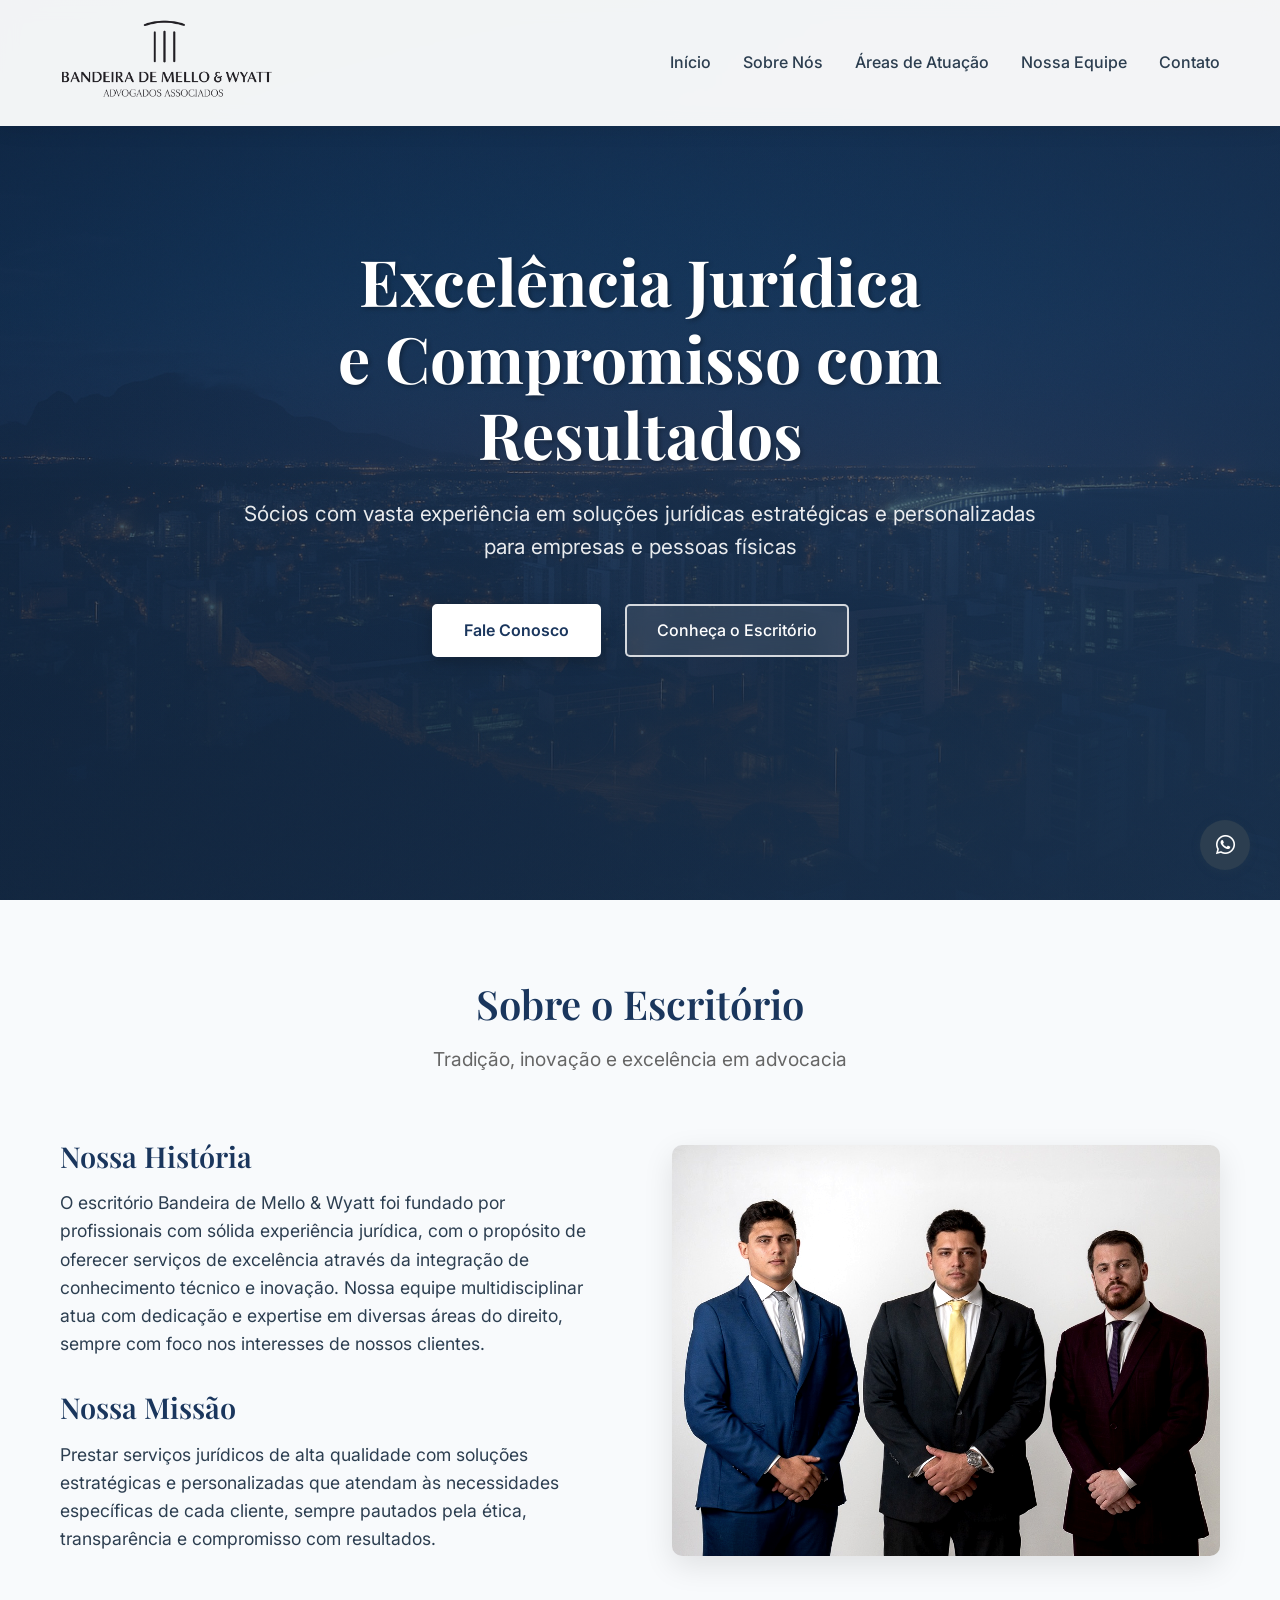
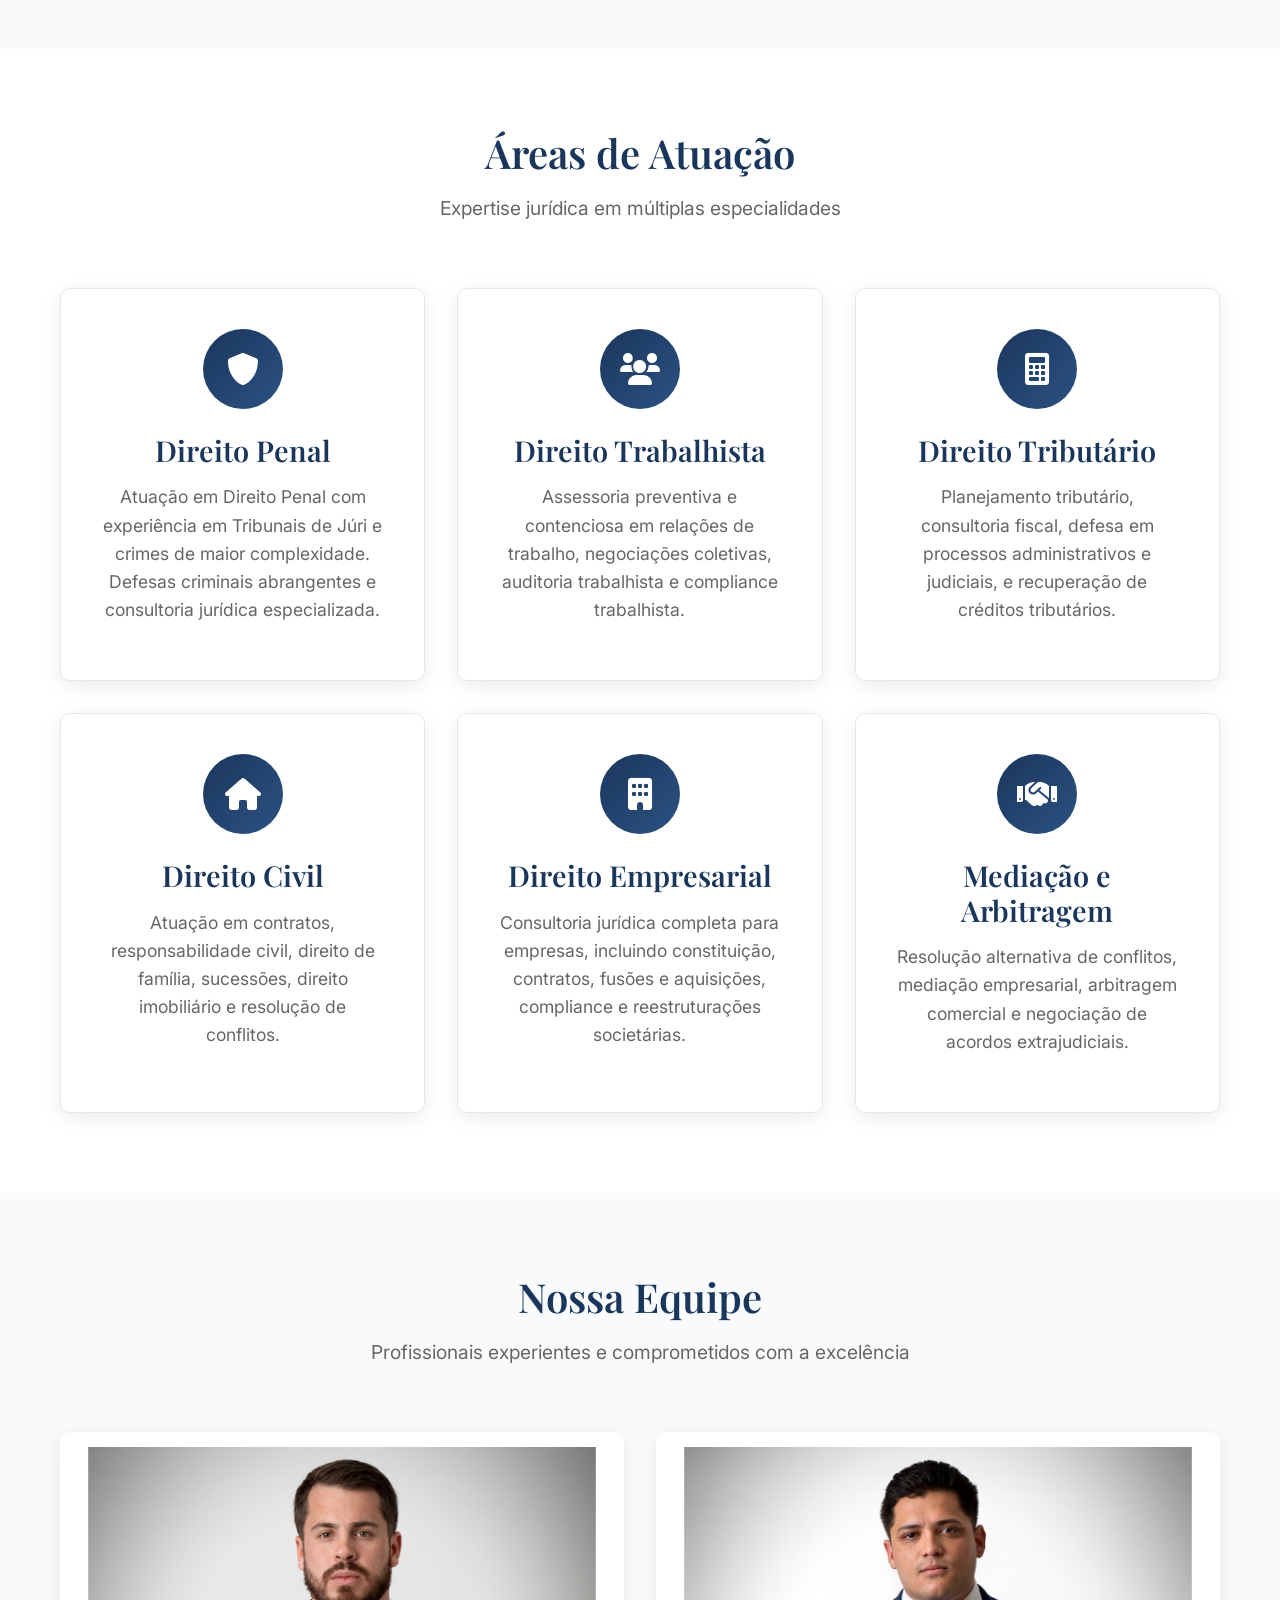
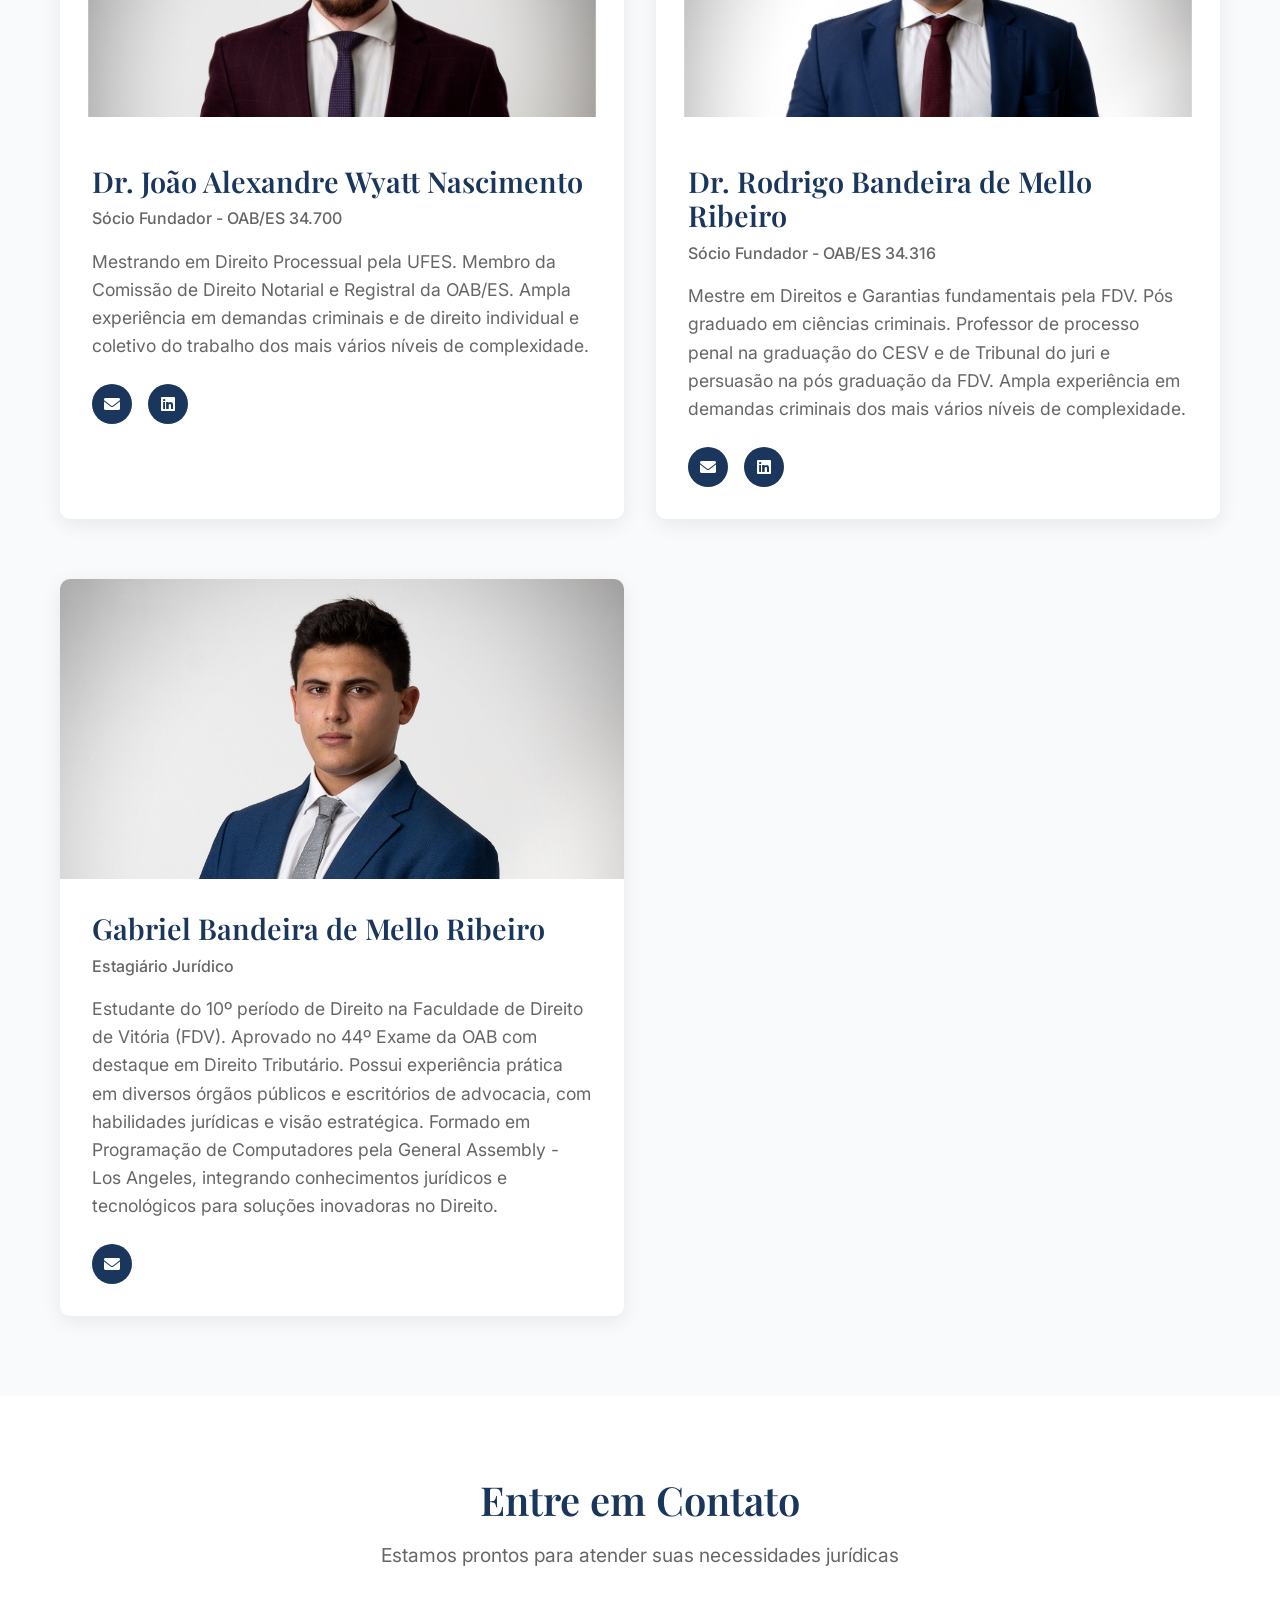
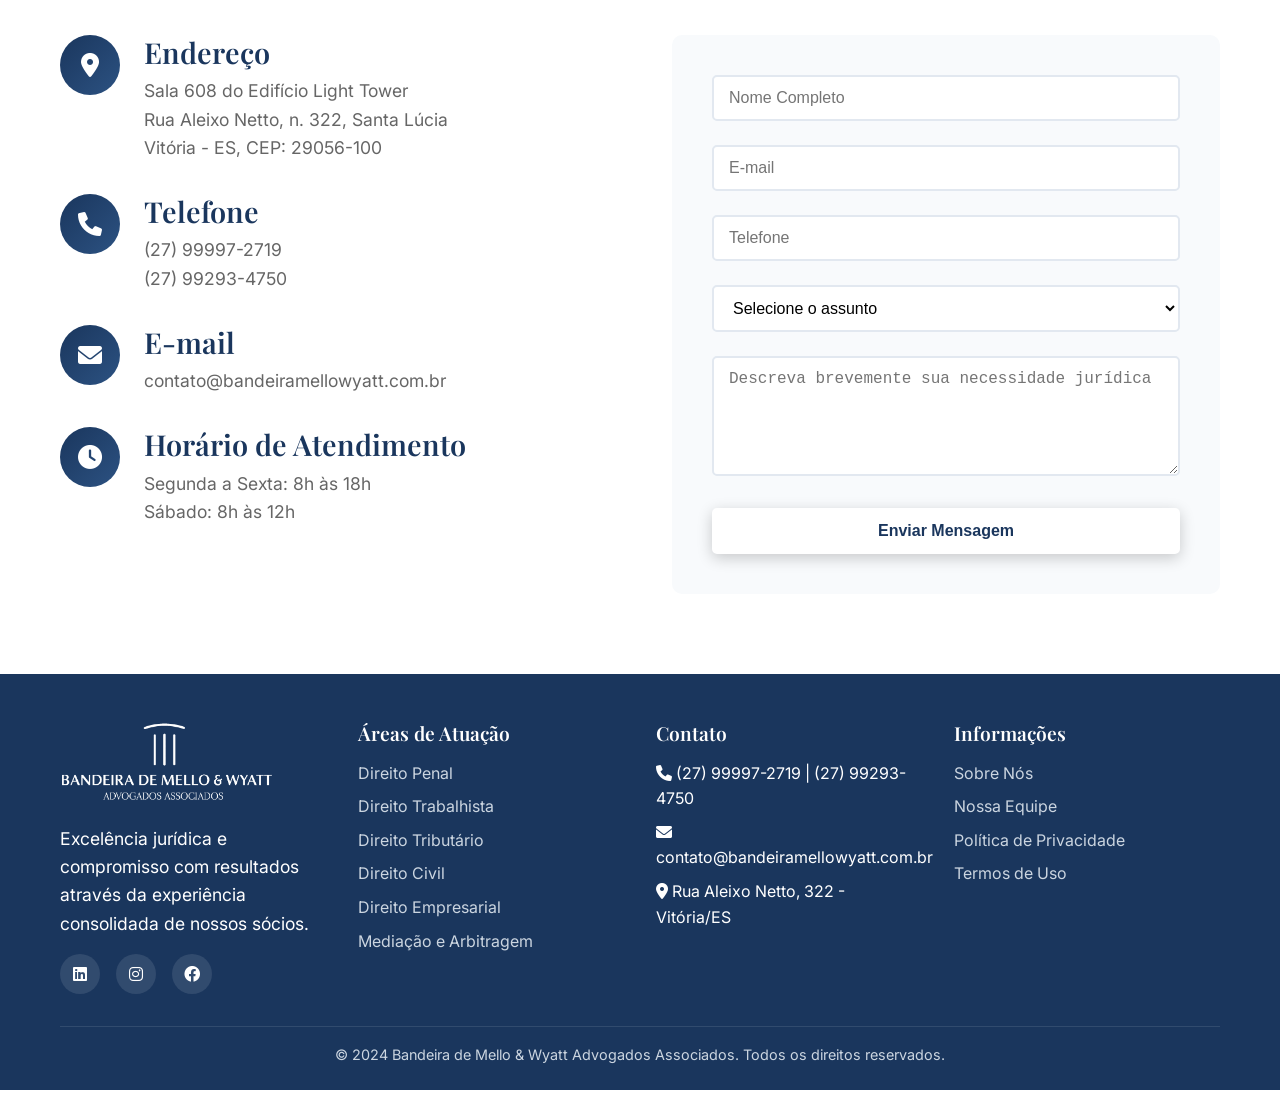
<file: index.html>
<!DOCTYPE html>
<html lang="pt-BR">
<head>
    <meta charset="UTF-8">
    <meta name="viewport" content="width=device-width, initial-scale=1.0">
    <title>Bandeira de Mello & Wyatt - Advogados Associados</title>
    <meta name="description" content="Escritório de advocacia com forte atuação em Direito Penal (Tribunal do Júri e crimes contra a vida), além de Direito Trabalhista, Tributário, Civil e Empresarial. Excelência jurídica e soluções estratégicas.">
    <meta name="keywords" content="direito penal, tribunal do júri, crimes contra a vida, advogados, escritório de advocacia, direito trabalhista, direito tributário, direito civil, direito empresarial, consultoria jurídica">

    <!-- Open Graph / Social Preview -->
    <meta property="og:title" content="Bandeira de Mello & Wyatt - Excelência em Direito Penal e Soluções Estratégicas">
    <meta property="og:description" content="Atuação destacada em Direito Penal, com experiência em Tribunal do Júri, e ampla expertise nas áreas Trabalhista, Tributária, Civil e Empresarial.">
    <meta property="og:image" content="https://bandeiramellowyatt.com.br/images/time.jpeg">
    <meta property="og:image:secure_url" content="https://bandeiramellowyatt.com.br/images/time.jpeg">
    <meta property="og:image:width" content="1200">
    <meta property="og:image:height" content="630">
    <meta property="og:url" content="https://bandeiramellowyatt.com.br/">
    <meta property="og:type" content="website">

    <!-- Twitter Card -->
    <meta name="twitter:card" content="summary_large_image">
    <meta name="twitter:title" content="Bandeira de Mello & Wyatt - Excelência em Direito Penal e Soluções Estratégicas">
    <meta name="twitter:description" content="Foco em Direito Penal (Tribunal do Júri) e soluções jurídicas completas nas áreas Trabalhista, Tributária, Civil e Empresarial.">
    <meta name="twitter:image" content="https://bandeiramellowyatt.com.br/images/time.jpeg">
    
    <!-- Favicon -->
    <link rel="icon" type="image/png" href="images/favicon.png">
    <link rel="apple-touch-icon" href="images/favicon.png">
    
    <!-- CSS -->
    <link rel="stylesheet" href="css/style.css?v=9">
    
    <!-- Google Fonts -->
    <link href="https://fonts.googleapis.com/css2?family=Playfair+Display:wght@400;600;700&family=Inter:wght@300;400;500;600&display=swap" rel="stylesheet">
    
    <!-- Font Awesome -->
    <link rel="stylesheet" href="https://cdnjs.cloudflare.com/ajax/libs/font-awesome/6.0.0/css/all.min.css">
</head>
<body>
    <!-- Header -->
    <header class="header">
        <nav class="navbar">
            <div class="container">
                <div class="nav-brand">
                    <img src="images/Logomarca.png" alt="Bandeira de Mello & Wyatt" class="logo">
                </div>
                <div class="nav-menu" id="nav-menu">
                    <ul class="nav-list">
                        <li class="nav-item">
                            <a href="#home" class="nav-link">Início</a>
                        </li>
                        <li class="nav-item">
                            <a href="#about" class="nav-link">Sobre Nós</a>
                        </li>
                        <li class="nav-item">
                            <a href="#areas" class="nav-link">Áreas de Atuação</a>
                        </li>
                        <li class="nav-item">
                            <a href="#team" class="nav-link">Nossa Equipe</a>
                        </li>
                        <li class="nav-item">
                            <a href="#contact" class="nav-link">Contato</a>
                        </li>
                    </ul>
                </div>
                <div class="nav-toggle" id="nav-toggle">
                    <span class="bar"></span>
                    <span class="bar"></span>
                    <span class="bar"></span>
                </div>
            </div>
        </nav>
    </header>

    <!-- Hero Section -->
    <section id="home" class="hero">
        <div class="hero-overlay"></div>
        <div class="container">
            <div class="hero-content">
                <h1 class="hero-title">Excelência Jurídica<br>e Compromisso com Resultados</h1>
                <p class="hero-subtitle">Sócios com vasta experiência em soluções jurídicas estratégicas e personalizadas para empresas e pessoas físicas</p>
                <div class="hero-buttons">
                    <a href="#contact" class="btn btn-primary">Fale Conosco</a>
                    <a href="#about" class="btn btn-secondary">Conheça o Escritório</a>
                </div>
            </div>
        </div>
    </section>

    <!-- About Section -->
    <section id="about" class="about">
        <div class="container">
            <div class="section-header">
                <h2 class="section-title">Sobre o Escritório</h2>
                <p class="section-subtitle">Tradição, inovação e excelência em advocacia</p>
            </div>
            <div class="about-content">
                <div class="about-text">
                    <h3>Nossa História</h3>
                    <p>O escritório Bandeira de Mello & Wyatt foi fundado por profissionais com sólida experiência jurídica, com o propósito de oferecer serviços de excelência através da integração de conhecimento técnico e inovação. Nossa equipe multidisciplinar atua com dedicação e expertise em diversas áreas do direito, sempre com foco nos interesses de nossos clientes.</p>
                    
                    <h3>Nossa Missão</h3>
                    <p>Prestar serviços jurídicos de alta qualidade com soluções estratégicas e personalizadas que atendam às necessidades específicas de cada cliente, sempre pautados pela ética, transparência e compromisso com resultados.</p>
                </div>
                <div class="about-image">
                    <img src="images/time.jpeg" alt="Equipe Bandeira de Mello & Wyatt" class="about-photo">
                </div>
            </div>
        </div>
    </section>

    <!-- Practice Areas Section -->
    <section id="areas" class="practice-areas">
        <div class="container">
            <div class="section-header">
                <h2 class="section-title">Áreas de Atuação</h2>
                <p class="section-subtitle">Expertise jurídica em múltiplas especialidades</p>
            </div>
            <div class="areas-grid">
                <div class="area-card">
                    <div class="area-icon">
                        <i class="fas fa-shield-alt"></i>
                    </div>
                    <h3>Direito Penal</h3>
                    <p>Atuação em Direito Penal com experiência em Tribunais de Júri e crimes de maior complexidade. Defesas criminais abrangentes e consultoria jurídica especializada.</p>
                </div>
                <div class="area-card">
                    <div class="area-icon">
                        <i class="fas fa-users"></i>
                    </div>
                    <h3>Direito Trabalhista</h3>
                    <p>Assessoria preventiva e contenciosa em relações de trabalho, negociações coletivas, auditoria trabalhista e compliance trabalhista.</p>
                </div>
                <div class="area-card">
                    <div class="area-icon">
                        <i class="fas fa-calculator"></i>
                    </div>
                    <h3>Direito Tributário</h3>
                    <p>Planejamento tributário, consultoria fiscal, defesa em processos administrativos e judiciais, e recuperação de créditos tributários.</p>
                </div>
                <div class="area-card">
                    <div class="area-icon">
                        <i class="fas fa-home"></i>
                    </div>
                    <h3>Direito Civil</h3>
                    <p>Atuação em contratos, responsabilidade civil, direito de família, sucessões, direito imobiliário e resolução de conflitos.</p>
                </div>
                <div class="area-card">
                    <div class="area-icon">
                        <i class="fas fa-building"></i>
                    </div>
                    <h3>Direito Empresarial</h3>
                    <p>Consultoria jurídica completa para empresas, incluindo constituição, contratos, fusões e aquisições, compliance e reestruturações societárias.</p>
                </div>
                <div class="area-card">
                    <div class="area-icon">
                        <i class="fas fa-handshake"></i>
                    </div>
                    <h3>Mediação e Arbitragem</h3>
                    <p>Resolução alternativa de conflitos, mediação empresarial, arbitragem comercial e negociação de acordos extrajudiciais.</p>
                </div>
            </div>
        </div>
    </section>

    <!-- Team Section -->
    <section id="team" class="team">
        <div class="container">
            <div class="section-header">
                <h2 class="section-title">Nossa Equipe</h2>
                <p class="section-subtitle">Profissionais experientes e comprometidos com a excelência</p>
            </div>
            <div class="team-grid">
                <div class="team-member">
                    <div class="member-photo">
                        <img src="images/Joao.jpeg" alt="Dr. João Alexandre Wyatt Nascimento" style="object-position: center 15%; transform: scale(0.9);">
                    </div>
                    <div class="member-info">
                        <h3>Dr. João Alexandre Wyatt Nascimento</h3>
                        <p class="member-title">Sócio Fundador - OAB/ES 34.700</p>
                        <p class="member-description">Mestrando em Direito Processual pela UFES. Membro da Comissão de Direito Notarial e Registral da OAB/ES. Ampla experiência em demandas criminais e de direito individual e coletivo do trabalho dos mais vários níveis de complexidade.</p>
                        <div class="member-contact">
                            <a href="mailto:joao@bandeiramellowyatt.com.br"><i class="fas fa-envelope"></i></a>
                            <a href="https://linkedin.com/in/joaowyatt" target="_blank"><i class="fab fa-linkedin"></i></a>
                        </div>
                    </div>
                </div>
                <div class="team-member">
                    <div class="member-photo">
                        <img src="images/rodrigo.JPG" alt="Dr. Rodrigo Bandeira de Mello Ribeiro" style="object-position: center 15%; transform: scale(0.9);">
                    </div>
                    <div class="member-info">
                        <h3>Dr. Rodrigo Bandeira de Mello Ribeiro</h3>
                        <p class="member-title">Sócio Fundador - OAB/ES 34.316</p>
                        <p class="member-description">Mestre em Direitos e Garantias fundamentais pela FDV. Pós graduado em ciências criminais. Professor de processo penal na graduação do CESV e de Tribunal do juri e persuasão na pós graduação da FDV. Ampla experiência em demandas criminais dos mais vários níveis de complexidade.</p>
                        <div class="member-contact">
                            <a href="mailto:rodrigo@bandeiramellowyatt.com.br"><i class="fas fa-envelope"></i></a>
                            <a href="https://linkedin.com/in/rodrigobandeira" target="_blank"><i class="fab fa-linkedin"></i></a>
                        </div>
                    </div>
                </div>
            </div>
            
            <!-- Equipe de Estagiários -->
            <div style="margin-top: 60px;"></div>
            <div class="team-grid">
                <!-- Estagiário 1 -->
                <div class="team-member">
                    <div class="member-photo">
                        <img src="images/gabriel.JPG" alt="Gabriel Bandeira de Mello Ribeiro" style="object-position: center 15%; transform: scale(1.15);">
                    </div>
                    <div class="member-info">
                        <h3>Gabriel Bandeira de Mello Ribeiro</h3>
                        <p class="member-title">Estagiário Jurídico</p>
                        <p class="member-description">Estudante do 10º período de Direito na Faculdade de Direito de Vitória (FDV). Aprovado no 44º Exame da OAB com destaque em Direito Tributário. Possui experiência prática em diversos órgãos públicos e escritórios de advocacia, com habilidades jurídicas e visão estratégica. Formado em Programação de Computadores pela General Assembly - Los Angeles, integrando conhecimentos jurídicos e tecnológicos para soluções inovadoras no Direito.</p>
                        <div class="member-contact">
                            <a href="mailto:estagio@bandeiramellowyatt.com.br"><i class="fas fa-envelope"></i></a>
                        </div>
                    </div>
                </div>
                <!-- Espaço vazio para manter layout do grid -->
                <div class="team-member" style="visibility: hidden;"></div>
            </div>
        </div>
    </section>

    <!-- Contact Section -->
    <section id="contact" class="contact">
        <div class="container">
            <div class="section-header">
                <h2 class="section-title">Entre em Contato</h2>
                <p class="section-subtitle">Estamos prontos para atender suas necessidades jurídicas</p>
            </div>
            <div class="contact-content">
                <div class="contact-info">
                    <div class="contact-item">
                        <div class="contact-icon">
                            <i class="fas fa-map-marker-alt"></i>
                        </div>
                        <div class="contact-details">
                            <h3>Endereço</h3>
                            <p>Sala 608 do Edifício Light Tower<br>Rua Aleixo Netto, n. 322, Santa Lúcia<br>Vitória - ES, CEP: 29056-100</p>
                        </div>
                    </div>
                    <div class="contact-item">
                        <div class="contact-icon">
                            <i class="fas fa-phone"></i>
                        </div>
                        <div class="contact-details">
                            <h3>Telefone</h3>
                            <p>(27) 99997-2719<br>(27) 99293-4750</p>
                        </div>
                    </div>
                    <div class="contact-item">
                        <div class="contact-icon">
                            <i class="fas fa-envelope"></i>
                        </div>
                        <div class="contact-details">
                            <h3>E-mail</h3>
                            <p>contato@bandeiramellowyatt.com.br</p>
                        </div>
                    </div>
                    <div class="contact-item">
                        <div class="contact-icon">
                            <i class="fas fa-clock"></i>
                        </div>
                        <div class="contact-details">
                            <h3>Horário de Atendimento</h3>
                            <p>Segunda a Sexta: 8h às 18h<br>Sábado: 8h às 12h</p>
                        </div>
                    </div>
                </div>
                <div class="contact-form">
                    <form id="contactForm">
                        <div class="form-group">
                            <input type="text" id="name" name="name" placeholder="Nome Completo" required>
                        </div>
                        <div class="form-group">
                            <input type="email" id="email" name="email" placeholder="E-mail" required>
                        </div>
                        <div class="form-group">
                            <input type="tel" id="phone" name="phone" placeholder="Telefone">
                        </div>
                        <div class="form-group">
                            <select id="subject" name="subject" required>
                                <option value="">Selecione o assunto</option>
                                <option value="empresarial">Direito Empresarial</option>
                                <option value="trabalhista">Direito Trabalhista</option>
                                <option value="civil">Direito Civil</option>
                                <option value="tributario">Direito Tributário</option>
                                <option value="penal">Direito Penal</option>
                                <option value="mediacao">Mediação e Arbitragem</option>
                                <option value="outros">Outros</option>
                            </select>
                        </div>
                        <div class="form-group">
                            <textarea id="message" name="message" placeholder="Descreva brevemente sua necessidade jurídica" rows="5" required></textarea>
                        </div>
                        <button type="submit" class="btn btn-primary btn-full">Enviar Mensagem</button>
                    </form>
                </div>
            </div>
        </div>
    </section>

    <!-- Footer -->
    <footer class="footer">
        <div class="container">
            <div class="footer-content">
                <div class="footer-section">
                    <img src="images/Logomarca.png" alt="Bandeira de Mello & Wyatt" class="footer-logo">
                    <p>Excelência jurídica e compromisso com resultados através da experiência consolidada de nossos sócios.</p>
                    <div class="social-links">
                        <a href="#" target="_blank"><i class="fab fa-linkedin"></i></a>
                        <a href="#" target="_blank"><i class="fab fa-instagram"></i></a>
                        <a href="#" target="_blank"><i class="fab fa-facebook"></i></a>
                    </div>
                </div>
                <div class="footer-section">
                    <h3>Áreas de Atuação</h3>
                    <ul>
                        <li><a href="#areas">Direito Penal</a></li>
                        <li><a href="#areas">Direito Trabalhista</a></li>
                        <li><a href="#areas">Direito Tributário</a></li>
                        <li><a href="#areas">Direito Civil</a></li>
                        <li><a href="#areas">Direito Empresarial</a></li>
                        <li><a href="#areas">Mediação e Arbitragem</a></li>
                    </ul>
                </div>
                <div class="footer-section">
                    <h3>Contato</h3>
                    <ul>
                        <li><i class="fas fa-phone"></i> (27) 99997-2719 | (27) 99293-4750</li>
                        <li><i class="fas fa-envelope"></i> contato@bandeiramellowyatt.com.br</li>
                        <li><i class="fas fa-map-marker-alt"></i> Rua Aleixo Netto, 322 - Vitória/ES</li>
                    </ul>
                </div>
                <div class="footer-section">
                    <h3>Informações</h3>
                    <ul>
                        <li><a href="#about">Sobre Nós</a></li>
                        <li><a href="#team">Nossa Equipe</a></li>
                        <li><a href="/privacy">Política de Privacidade</a></li>
                        <li><a href="/terms">Termos de Uso</a></li>
                    </ul>
                </div>
            </div>
            <div class="footer-bottom">
                <p>&copy; 2024 Bandeira de Mello & Wyatt Advogados Associados. Todos os direitos reservados.</p>
            </div>
        </div>
    </footer>

    <!-- WhatsApp Floating Button -->
    <a href="https://wa.me/5527999972719?text=Olá!%20Gostaria%20de%20solicitar%20uma%20consultoria%20jurídica." 
       class="whatsapp-float" 
       target="_blank" 
       rel="noopener noreferrer"
       title="Fale conosco no WhatsApp">
        <i class="fab fa-whatsapp"></i>
    </a>

    <!-- JavaScript -->
    <script src="js/script.js"></script>
</body>
</html>
</file>
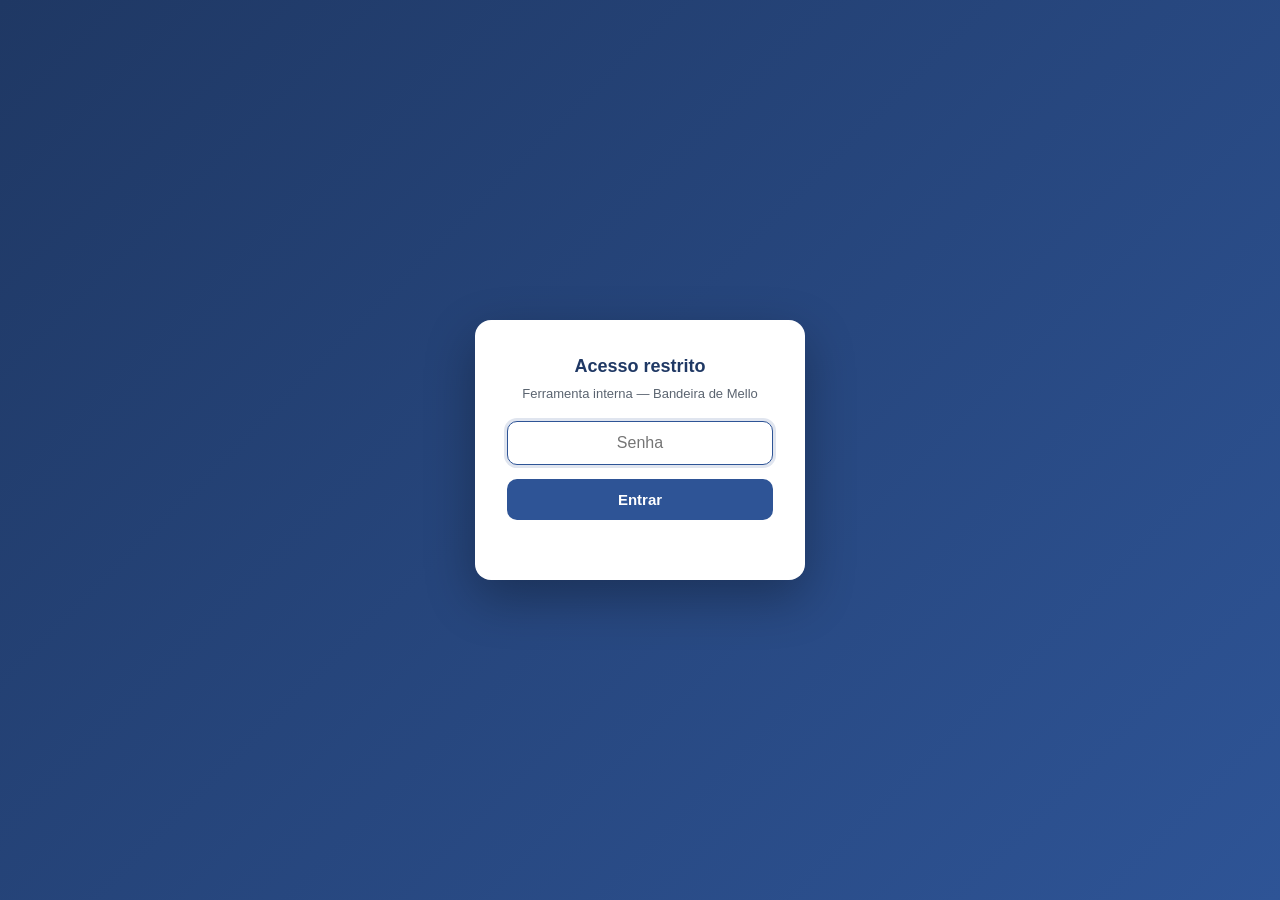
<file: interno/simulador/index.html>
<!DOCTYPE html>
<html lang="pt-BR">
<head>
<meta name="robots" content="noindex,nofollow">
<meta charset="UTF-8">
<meta name="viewport" content="width=device-width, initial-scale=1.0">
<title>Simulação de Cálculo Fiscal — Bandeira de Mello</title>
<style>
  :root{
    --navy:#1f3864; --blue:#2e5496; --light:#d5e1f0; --grey:#5b6470;
    --green:#2e6b3e; --greenbg:#e7f3ea; --amber:#8a6d1a; --line:#e3e7ee; --bg:#f4f6fa;
    --orange:#d98324;
  }
  *{box-sizing:border-box;margin:0;padding:0}
  body{font-family:-apple-system,BlinkMacSystemFont,"Segoe UI",Roboto,Arial,sans-serif;
    background:var(--bg);color:#222;line-height:1.4;padding:22px}
  .wrap{max-width:1080px;margin:0 auto}
  header{background:linear-gradient(135deg,var(--navy),var(--blue));color:#fff;
    border-radius:16px 16px 0 0;padding:24px 30px}
  header h1{font-size:22px;font-weight:700}
  header p{font-size:13.5px;opacity:.85;margin-top:4px}
  .badge{display:inline-block;background:rgba(255,255,255,.18);border:1px solid rgba(255,255,255,.35);
    border-radius:999px;padding:4px 12px;font-size:12px;margin-top:11px}
  .grid{display:grid;grid-template-columns:340px 1fr;gap:0;background:#fff;
    border-radius:0 0 16px 16px;box-shadow:0 10px 34px rgba(20,40,80,.10);overflow:hidden}
  .panel{padding:24px 26px;border-right:1px solid var(--line);background:#fbfcfe}
  .panel h2,.result h2{font-size:12.5px;text-transform:uppercase;letter-spacing:1px;color:var(--blue);margin-bottom:15px}
  .field{margin-bottom:18px}
  .field label{display:block;font-size:13px;font-weight:600;color:#333;margin-bottom:7px}
  .field .hint{font-size:11px;color:var(--grey);font-weight:400;margin-top:4px}
  input[type=text]{width:100%;font-size:19px;font-weight:700;color:var(--navy);
    border:1.5px solid #ccd4e0;border-radius:10px;padding:10px 12px;outline:none}
  input[type=text]:focus{border-color:var(--blue);box-shadow:0 0 0 3px rgba(46,84,150,.13)}
  .rangeval{font-weight:700;color:var(--navy);float:right;font-size:14px}
  input[type=range]{width:100%;accent-color:var(--blue);margin-top:4px}
  .princ{font-size:12px;color:var(--green);font-weight:700;margin-top:8px;background:var(--greenbg);
    border-radius:8px;padding:7px 10px;text-align:center}
  .btn{width:100%;margin-top:6px;padding:11px;border:0;border-radius:10px;background:var(--orange);
    color:#fff;font-size:15px;font-weight:700;cursor:pointer}
  .result{padding:24px 26px;background:#fff}
  .orig{background:#eef3fb;border:1px solid var(--light);border-radius:11px;padding:13px 16px;margin-bottom:8px;
    display:flex;justify-content:space-between;align-items:center;flex-wrap:wrap;gap:6px}
  .orig .lbl{font-size:13px;color:var(--grey);font-weight:600}
  .orig .val{font-size:21px;font-weight:800;color:var(--navy)}
  .tag100{display:inline-block;background:var(--greenbg);color:var(--green);border:1px solid #bfe0c8;
    border-radius:999px;padding:4px 11px;font-size:12px;font-weight:700;margin-bottom:16px}
  .hero{background:linear-gradient(135deg,var(--greenbg),#fff);border:1px solid #bfe0c8;border-radius:13px;
    padding:14px 18px;margin-bottom:18px}
  .hero .k{font-size:12px;color:var(--grey);font-weight:700;text-transform:uppercase;letter-spacing:.5px}
  .hero .v{font-size:30px;font-weight:800;color:var(--green);margin-top:3px}
  .hero .s{font-size:12.5px;color:var(--grey);margin-top:2px}
  .sec{font-size:13px;font-weight:700;color:var(--navy);margin:16px 0 7px}
  table{width:100%;border-collapse:collapse;font-size:13px}
  th,td{text-align:left;padding:8px 12px;border:1px solid var(--line)}
  thead th{background:var(--navy);color:#fff;font-size:11.5px;text-transform:uppercase;letter-spacing:.4px;font-weight:700}
  tbody tr:nth-child(even){background:#f7f9fc}
  td.num,th.num{text-align:right;font-variant-numeric:tabular-nums}
  tr.total td{font-weight:800;color:var(--navy);background:#eef3fb}
  .cards2{display:grid;grid-template-columns:1fr 1fr;gap:14px;margin-top:8px}
  .pcard{border-radius:12px;padding:15px 16px;border:2px solid}
  .pcard.entrada{border-color:var(--orange);background:#fdf6ee}
  .pcard.saldo{border-color:var(--green);background:var(--greenbg)}
  .pcard .h{font-weight:800;font-size:13px;padding:7px 10px;border-radius:7px;color:#fff;margin-bottom:10px;display:inline-block}
  .pcard.entrada .h{background:var(--orange)}
  .pcard.saldo .h{background:var(--green)}
  .pcard .n{font-size:13px;color:var(--grey);font-weight:600}
  .pcard .big{font-size:23px;font-weight:800;margin-top:2px}
  .pcard.entrada .big{color:var(--orange)}
  .pcard.saldo .big{color:var(--green)}
  .disc{padding:15px 26px 22px;font-size:11px;color:var(--grey);background:#fff;border-radius:0 0 16px 16px}
  .disc b{color:#444}
  @media(max-width:840px){.grid{grid-template-columns:1fr}.panel{border-right:none;border-bottom:1px solid var(--line)}.cards2{grid-template-columns:1fr}}
</style>

<style id="gateStyle">
  .wrap{display:none}
  #gate{position:fixed;inset:0;z-index:9999;background:linear-gradient(135deg,#1f3864,#2e5496);
    display:flex;align-items:center;justify-content:center;font-family:-apple-system,Segoe UI,Roboto,Arial,sans-serif}
  #gate .box{background:#fff;border-radius:16px;padding:34px 32px;width:330px;text-align:center;box-shadow:0 18px 50px rgba(0,0,0,.3)}
  #gate h3{color:#1f3864;font-size:18px;margin:0 0 6px}
  #gate p{color:#5b6470;font-size:13px;margin:0 0 18px}
  #gate input{width:100%;padding:12px 14px;font-size:16px;border:1.5px solid #ccd4e0;border-radius:10px;outline:none;text-align:center}
  #gate input:focus{border-color:#2e5496;box-shadow:0 0 0 3px rgba(46,84,150,.15)}
  #gate button{margin-top:14px;width:100%;padding:12px;border:0;border-radius:10px;background:#2e5496;color:#fff;font-size:15px;font-weight:700;cursor:pointer}
  #gate .err{color:#b0392f;font-size:12.5px;margin-top:10px;min-height:16px}
</style>
</head>
<body>

<div id="gate">
  <div class="box">
    <h3>Acesso restrito</h3>
    <p>Ferramenta interna — Bandeira de Mello</p>
    <input type="password" id="gatePass" placeholder="Senha" autofocus>
    <button onclick="tryGate()">Entrar</button>
    <div class="err" id="gateErr"></div>
  </div>
</div>
<script>
  // >>> TROQUE A SENHA AQUI <<<
  const ACCESS_PASS = "bandeira2026";
  function unlock(){var g=document.getElementById('gate'); if(g) g.remove();
    document.querySelector('.wrap').style.display='block'; if(window.calc) calc();}
  function tryGate(){
    if(document.getElementById('gatePass').value===ACCESS_PASS){ sessionStorage.setItem('simOK','1'); unlock(); }
    else { document.getElementById('gateErr').textContent='Senha incorreta.'; }
  }
  document.addEventListener('keydown',function(e){if(e.key==='Enter'&&document.getElementById('gate'))tryGate();});
  if(sessionStorage.getItem('simOK')==='1'){window.addEventListener('DOMContentLoaded',unlock);}
</script>

<div class="wrap">
  <header>
    <h1>Simulação de Cálculo Fiscal</h1>
    <p>Recuperação de passivo fiscal · Bandeira de Mello · Regulariza Fiscal</p>
    <span class="badge">Base: Edital PGDAU nº 6/2026 — adesão até 30/09/2026</span>
  </header>
  <div class="grid">
    <!-- INPUTS -->
    <div class="panel">
      <h2>Dados da simulação</h2>
      <div class="field">
        <label>Valor do débito</label>
        <input type="text" id="divida" value="R$ 100.000" inputmode="numeric">
        <div class="hint">Some o passivo que vai negociar (federal inscrito).</div>
      </div>
      <div class="field">
        <label>Multas <span class="rangeval" id="multaVal">21%</span></label>
        <input type="range" id="multa" min="0" max="60" value="21">
        <div class="hint">Parte do débito que é multa (passível de desconto).</div>
      </div>
      <div class="field">
        <label>Juros <span class="rangeval" id="jurosVal">19%</span></label>
        <input type="range" id="juros" min="0" max="60" value="19">
        <div class="hint">Parte do débito que é juros/encargos (passível de desconto).</div>
      </div>
      <div class="princ" id="princLine">Principal: 60% do débito</div>
      <div class="field" style="margin-top:18px">
        <label>Desconto sobre juros e multas <span class="rangeval" id="descVal">100%</span></label>
        <input type="range" id="desc" min="50" max="100" value="100">
        <div class="hint">A lei permite até 100% de desconto em juros, multas e encargos.</div>
      </div>
      <div class="field">
        <label>Parcelas do saldo <span class="rangeval" id="parcVal">114</span></label>
        <input type="range" id="parc" min="24" max="133" value="114">
        <div class="hint">Entrada de 6% em até 12x; saldo em até 114x (ou 133x em condições estendidas).</div>
      </div>
      <button class="btn" onclick="calc()">Calcular</button>
    </div>
    <!-- RESULTS -->
    <div class="result">
      <h2>Resultados da simulação</h2>
      <div class="orig"><span class="lbl">Valor do Débito Original</span><span class="val" id="orig">—</span></div>
      <div class="tag100">Até 100% de desconto em juros, multas e encargos</div>

      <div class="hero">
        <div class="k">Economia estimada</div>
        <div class="v" id="economia">—</div>
        <div class="s" id="economiaPct">—</div>
      </div>

      <div class="sec">Composição do Débito</div>
      <table><thead><tr><th>Componente</th><th class="num">Percentual</th><th class="num">Valor</th></tr></thead>
        <tbody>
          <tr><td>Principal</td><td class="num" id="cPrincPct">—</td><td class="num" id="cPrinc">—</td></tr>
          <tr><td>Multa</td><td class="num" id="cMultaPct">—</td><td class="num" id="cMulta">—</td></tr>
          <tr><td>Juros</td><td class="num" id="cJurosPct">—</td><td class="num" id="cJuros">—</td></tr>
          <tr class="total"><td>Total</td><td class="num">100%</td><td class="num" id="cTotal">—</td></tr>
        </tbody></table>

      <div class="sec">Descontos Previstos</div>
      <table><thead><tr><th>Componente</th><th class="num">Desconto</th></tr></thead>
        <tbody>
          <tr><td>Principal</td><td class="num">R$ 0,00</td></tr>
          <tr><td>Multa</td><td class="num" id="dMulta">—</td></tr>
          <tr><td>Juros</td><td class="num" id="dJuros">—</td></tr>
          <tr class="total"><td>Total de Descontos</td><td class="num" id="dTotal">—</td></tr>
        </tbody></table>

      <div class="sec">Valor Final Após Reduções</div>
      <table><thead><tr><th>Componente</th><th class="num">Valor Final</th></tr></thead>
        <tbody>
          <tr><td>Principal</td><td class="num" id="fPrinc">—</td></tr>
          <tr><td>Multa</td><td class="num" id="fMulta">—</td></tr>
          <tr><td>Juros</td><td class="num" id="fJuros">—</td></tr>
          <tr class="total"><td>Total Final</td><td class="num" id="fTotal">—</td></tr>
        </tbody></table>

      <div class="sec">Entrada Inicial (6%)</div>
      <table><thead><tr><th>Componente</th><th class="num">Valor da Entrada</th></tr></thead>
        <tbody><tr class="total"><td>Total da Entrada</td><td class="num" id="entrada">—</td></tr></tbody></table>

      <div class="sec">Opções de Parcelamento</div>
      <div class="cards2">
        <div class="pcard entrada"><span class="h">Entrada Parcelada</span>
          <div class="n" id="nEntrada">12 parcelas de:</div><div class="big" id="vEntrada">—</div></div>
        <div class="pcard saldo"><span class="h">Saldo Parcelado</span>
          <div class="n" id="nSaldo">114 parcelas de:</div><div class="big" id="vSaldo">—</div></div>
      </div>
    </div>
  </div>
  <div class="disc">
    <b>Estimativa comercial, não operacional.</b> Projeção baseada nas regras do Edital PGDAU nº 6/2026 e nas premissas informadas. O desconto e as condições reais dependem da análise da situação fiscal da empresa, feita no portal Regularize com o acesso do contribuinte, após a contratação. Não constitui garantia de resultado. · Bandeira de Mello — uso interno em reuniões comerciais.
  </div>
</div>

<script>
const fmt = v => new Intl.NumberFormat('pt-BR',{style:'currency',currency:'BRL',minimumFractionDigits:2,maximumFractionDigits:2}).format(v);
const fmt0 = v => new Intl.NumberFormat('pt-BR',{style:'currency',currency:'BRL',maximumFractionDigits:0}).format(v);
const parseBR = s => Number(String(s).replace(/[^\d]/g,''))||0;
const el = id => document.getElementById(id);

function calc(){
  const D = parseBR(el('divida').value);
  let multaPct = +el('multa').value, jurosPct = +el('juros').value;
  if(multaPct + jurosPct > 100){ jurosPct = Math.max(0,100-multaPct); el('juros').value=jurosPct; }
  const princPct = Math.max(0, 100 - multaPct - jurosPct);
  const descPct = +el('desc').value/100;
  const nSaldo = +el('parc').value;

  el('multaVal').textContent = multaPct+'%';
  el('jurosVal').textContent = jurosPct+'%';
  el('descVal').textContent = el('desc').value+'%';
  el('parcVal').textContent = nSaldo;
  el('princLine').textContent = 'Principal: '+princPct+'% do débito';

  const principal = princPct/100*D, multa = multaPct/100*D, juros = jurosPct/100*D;
  const dMulta = descPct*multa, dJuros = descPct*juros, dTotal = dMulta+dJuros;
  const fMulta = multa-dMulta, fJuros = juros-dJuros;
  const totalFinal = D - dTotal;
  const entrada = 0.06*D, nEntrada = 12, entradaParc = entrada/nEntrada;
  const saldo = Math.max(0,totalFinal-entrada), saldoParc = nSaldo>0 ? saldo/nSaldo : 0;
  const descPctTotal = D>0 ? dTotal/D*100 : 0;

  el('orig').textContent = fmt0(D);
  el('economia').textContent = fmt0(dTotal);
  el('economiaPct').textContent = descPctTotal.toFixed(0)+'% de redução sobre o total da dívida';

  el('cPrincPct').textContent = princPct+'%'; el('cPrinc').textContent = fmt(principal);
  el('cMultaPct').textContent = multaPct+'%'; el('cMulta').textContent = fmt(multa);
  el('cJurosPct').textContent = jurosPct+'%'; el('cJuros').textContent = fmt(juros);
  el('cTotal').textContent = fmt(D);

  el('dMulta').textContent = fmt(dMulta);
  el('dJuros').textContent = fmt(dJuros);
  el('dTotal').textContent = fmt(dTotal);

  el('fPrinc').textContent = fmt(principal);
  el('fMulta').textContent = fmt(fMulta);
  el('fJuros').textContent = fmt(fJuros);
  el('fTotal').textContent = fmt(totalFinal);

  el('entrada').textContent = fmt(entrada);
  el('nEntrada').textContent = nEntrada+' parcelas de:';
  el('vEntrada').textContent = fmt(entradaParc);
  el('nSaldo').textContent = nSaldo+' parcelas de:';
  el('vSaldo').textContent = fmt(saldoParc);
}

['multa','juros','desc','parc'].forEach(id=>el(id).addEventListener('input',calc));
const dv = el('divida');
dv.addEventListener('focus',()=>{dv.value=String(parseBR(dv.value)||'')});
dv.addEventListener('blur',()=>{const n=parseBR(dv.value);dv.value=n?fmt0(n):'R$ 0';calc()});
dv.addEventListener('input',calc);
dv.value='R$ 100.000';
calc();
</script>
</body>
</html>
</file>
<file: css/style.css>
/* Reset and Base Styles */
* {
    margin: 0;
    padding: 0;
    box-sizing: border-box;
}

html {
    scroll-behavior: smooth;
}

body {
    font-family: 'Inter', sans-serif;
    line-height: 1.6;
    color: #2c3e50;
    background-color: #ffffff;
}

.container {
    max-width: 1200px;
    margin: 0 auto;
    padding: 0 20px;
}

/* Typography */
h1, h2, h3, h4, h5, h6 {
    font-family: 'Playfair Display', serif;
    font-weight: 600;
    line-height: 1.2;
    margin-bottom: 1rem;
}

h1 {
    font-size: 3.5rem;
    font-weight: 700;
}

h2 {
    font-size: 2.5rem;
}

h3 {
    font-size: 1.8rem;
}

p {
    margin-bottom: 1rem;
    font-size: 1.1rem;
}

/* Buttons */
.btn {
    display: inline-block;
    padding: 12px 30px;
    text-decoration: none;
    border-radius: 5px;
    font-weight: 500;
    text-align: center;
    transition: all 0.3s ease;
    cursor: pointer;
    border: 2px solid transparent;
    font-size: 1rem;
}

.btn-primary {
    background-color: white;
    color: #1a365d;
    border-color: white;
    font-weight: 600;
    box-shadow: 0 4px 15px rgba(0, 0, 0, 0.2);
}

.btn-primary:hover {
    background-color: #f8f9fa;
    border-color: #f8f9fa;
    transform: translateY(-2px);
    box-shadow: 0 6px 20px rgba(0, 0, 0, 0.3);
}

.btn-secondary {
    background-color: rgba(255, 255, 255, 0.1);
    color: white;
    border-color: rgba(255, 255, 255, 0.8);
    backdrop-filter: blur(10px);
    font-weight: 500;
}

.btn-secondary:hover {
    background-color: rgba(255, 255, 255, 0.2);
    color: white;
    border-color: white;
    transform: translateY(-2px);
}

.btn-full {
    width: 100%;
}

/* Header */
.header {
    position: fixed;
    top: 0;
    left: 0;
    width: 100%;
    background-color: rgba(255, 255, 255, 0.95);
    backdrop-filter: blur(10px);
    z-index: 1000;
    transition: all 0.3s ease;
    box-shadow: 0 2px 20px rgba(0, 0, 0, 0.1);
}

.navbar {
    padding: 1.2rem 0;
}

.navbar .container {
    display: flex;
    justify-content: space-between;
    align-items: center;
}

.logo {
    height: 80px;
    width: auto;
    max-width: 300px;
}

.nav-list {
    display: flex;
    list-style: none;
    gap: 2rem;
}

.nav-link {
    text-decoration: none;
    color: #2c3e50;
    font-weight: 500;
    transition: color 0.3s ease;
    position: relative;
}

.nav-link:hover {
    color: #1a365d;
}

.nav-link::after {
    content: '';
    position: absolute;
    bottom: -5px;
    left: 0;
    width: 0;
    height: 2px;
    background-color: #1a365d;
    transition: width 0.3s ease;
}

.nav-link:hover::after {
    width: 100%;
}

.nav-toggle {
    display: none;
    flex-direction: column;
    cursor: pointer;
}

.bar {
    width: 25px;
    height: 3px;
    background-color: #2c3e50;
    margin: 3px 0;
    transition: 0.3s;
}

/* Hero Section */
.hero {
    height: 100vh;
    background: url('../images/hero.png') center/cover;
    display: flex;
    align-items: center;
    position: relative;
    overflow: hidden;
}

.hero::before {
    content: '';
    position: absolute;
    top: 0;
    left: 0;
    right: 0;
    bottom: 0;
    background: linear-gradient(135deg, rgba(26, 54, 93, 0.4) 0%, rgba(44, 82, 130, 0.4) 100%);
    z-index: 1;
}

.hero-overlay {
    position: absolute;
    top: 0;
    left: 0;
    right: 0;
    bottom: 0;
    background: linear-gradient(135deg, rgba(26, 54, 93, 0.2) 0%, rgba(44, 82, 130, 0.2) 100%);
    z-index: 2;
}

.hero-content {
    position: relative;
    z-index: 3;
    text-align: center;
    color: white;
    max-width: 800px;
    margin: 0 auto;
}

.hero-title {
    font-size: 4rem;
    margin-bottom: 1.5rem;
    text-shadow: 2px 2px 4px rgba(0, 0, 0, 0.3);
}

.hero-subtitle {
    font-size: 1.3rem;
    margin-bottom: 2.5rem;
    opacity: 0.9;
    line-height: 1.6;
}

.hero-buttons {
    display: flex;
    gap: 1.5rem;
    justify-content: center;
    flex-wrap: wrap;
}

/* Section Styles */
section {
    padding: 80px 0;
}

.section-header {
    text-align: center;
    margin-bottom: 4rem;
}

.section-title {
    color: #1a365d;
    margin-bottom: 1rem;
}

.section-subtitle {
    font-size: 1.2rem;
    color: #666;
    max-width: 600px;
    margin: 0 auto;
}

/* About Section */
.about {
    background-color: #f8fafc;
}

.about-content {
    display: grid;
    grid-template-columns: 1fr 1fr;
    gap: 4rem;
    align-items: center;
}

.about-text h3 {
    color: #1a365d;
    margin-bottom: 1rem;
    margin-top: 2rem;
}

.about-text h3:first-child {
    margin-top: 0;
}

.about-stats {
    display: flex;
    gap: 2rem;
    margin-top: 2rem;
}

.stat-item {
    text-align: center;
}

.stat-number {
    font-size: 2.5rem;
    font-weight: 700;
    color: #1a365d;
    font-family: 'Playfair Display', serif;
}

.stat-label {
    font-size: 0.9rem;
    color: #666;
    margin-top: 0.5rem;
}

.about-image img {
    width: 100%;
    height: auto;
    border-radius: 10px;
    box-shadow: 0 10px 30px rgba(0, 0, 0, 0.1);
}

.about-photo {
    filter: contrast(1.1) brightness(1.05) saturate(0.9);
    transition: all 0.3s ease;
}

.about-photo:hover {
    filter: contrast(1.15) brightness(1.1) saturate(1.0);
    transform: scale(1.02);
}

/* Practice Areas */
.practice-areas {
    background-color: white;
}

.areas-grid {
    display: grid;
    grid-template-columns: repeat(auto-fit, minmax(350px, 1fr));
    gap: 2rem;
}

.area-card {
    background: white;
    padding: 2.5rem;
    border-radius: 10px;
    box-shadow: 0 5px 20px rgba(0, 0, 0, 0.08);
    text-align: center;
    transition: transform 0.3s ease, box-shadow 0.3s ease;
    border: 1px solid #e2e8f0;
}

.area-card:hover {
    transform: translateY(-5px);
    box-shadow: 0 15px 40px rgba(0, 0, 0, 0.15);
}

.area-icon {
    width: 80px;
    height: 80px;
    background: linear-gradient(135deg, #1a365d, #2c5282);
    border-radius: 50%;
    display: flex;
    align-items: center;
    justify-content: center;
    margin: 0 auto 1.5rem;
}

.area-icon i {
    font-size: 2rem;
    color: white;
}

.area-card h3 {
    color: #1a365d;
    margin-bottom: 1rem;
}

.area-card p {
    color: #666;
    line-height: 1.6;
}

/* Team Section */
.team {
    background-color: #f8fafc;
}

.team-grid {
    display: grid;
    grid-template-columns: repeat(auto-fit, minmax(300px, 1fr));
    gap: 2rem;
}

.team-member {
    background: white;
    border-radius: 10px;
    overflow: hidden;
    box-shadow: 0 5px 20px rgba(0, 0, 0, 0.08);
    transition: transform 0.3s ease;
}

.team-member:hover {
    transform: translateY(-5px);
}

.member-photo {
    height: 300px;
    overflow: hidden;
    position: relative;
}

.member-photo img {
    width: 100%;
    height: 100%;
    object-fit: cover;
    object-position: center 25%; /* Ajusta o foco para a parte superior da imagem */
    transition: transform 0.3s ease;
}

/* Estilo específico para a foto da Gabriela */
.team-member:nth-child(2) .member-photo img {
    object-position: center 15%; /* Ajuste para descer mais o enquadramento */
    transform: scale(1.1); /* Aumenta um pouco o zoom para melhor enquadramento */
}

.team-member:hover .member-photo img {
    transform: scale(1.05);
}

.member-info {
    padding: 2rem;
}

.member-info h3 {
    color: #1a365d;
    margin-bottom: 0.5rem;
}

.member-title {
    color: #666;
    font-weight: 500;
    margin-bottom: 1rem;
    font-size: 1rem;
}

.member-description {
    color: #666;
    margin-bottom: 1.5rem;
    line-height: 1.6;
}

.member-contact {
    display: flex;
    gap: 1rem;
}

.member-contact a {
    width: 40px;
    height: 40px;
    background-color: #1a365d;
    color: white;
    display: flex;
    align-items: center;
    justify-content: center;
    border-radius: 50%;
    text-decoration: none;
    transition: background-color 0.3s ease;
}

.member-contact a:hover {
    background-color: #2c5282;
}

/* Contact Section */
.contact {
    background-color: white;
}

.contact-content {
    display: grid;
    grid-template-columns: 1fr 1fr;
    gap: 4rem;
}

.contact-item {
    display: flex;
    align-items: flex-start;
    margin-bottom: 2rem;
}

.contact-icon {
    width: 60px;
    height: 60px;
    background: linear-gradient(135deg, #1a365d, #2c5282);
    border-radius: 50%;
    display: flex;
    align-items: center;
    justify-content: center;
    margin-right: 1.5rem;
    flex-shrink: 0;
}

.contact-icon i {
    font-size: 1.5rem;
    color: white;
}

.contact-details h3 {
    color: #1a365d;
    margin-bottom: 0.5rem;
}

.contact-details p {
    color: #666;
    margin: 0;
}

/* Contact Form */
.contact-form {
    background-color: #f8fafc;
    padding: 2.5rem;
    border-radius: 10px;
}

.form-group {
    margin-bottom: 1.5rem;
}

.form-group input,
.form-group select,
.form-group textarea {
    width: 100%;
    padding: 12px 15px;
    border: 2px solid #e2e8f0;
    border-radius: 5px;
    font-size: 1rem;
    transition: border-color 0.3s ease;
    background-color: white;
}

.form-group input:focus,
.form-group select:focus,
.form-group textarea:focus {
    outline: none;
    border-color: #1a365d;
}

.form-group textarea {
    resize: vertical;
    min-height: 120px;
}

/* Footer */
.footer {
    background-color: #1a365d;
    color: white;
    padding: 3rem 0 1rem;
}

.footer-content {
    display: grid;
    grid-template-columns: repeat(auto-fit, minmax(250px, 1fr));
    gap: 2rem;
    margin-bottom: 2rem;
}

.footer-logo {
    height: 80px;
    width: auto;
    max-width: 250px;
    margin-bottom: 1rem;
    filter: brightness(0) invert(1);
}

.footer-section h3 {
    color: white;
    margin-bottom: 1rem;
    font-size: 1.2rem;
}

.footer-section ul {
    list-style: none;
}

.footer-section ul li {
    margin-bottom: 0.5rem;
}

.footer-section ul li a {
    color: #cbd5e0;
    text-decoration: none;
    transition: color 0.3s ease;
}

.footer-section ul li a:hover {
    color: white;
}

.social-links {
    display: flex;
    gap: 1rem;
    margin-top: 1rem;
}

.social-links a {
    width: 40px;
    height: 40px;
    background-color: rgba(255, 255, 255, 0.1);
    color: white;
    display: flex;
    align-items: center;
    justify-content: center;
    border-radius: 50%;
    text-decoration: none;
    transition: background-color 0.3s ease;
}

.social-links a:hover {
    background-color: rgba(255, 255, 255, 0.2);
}

.footer-bottom {
    border-top: 1px solid rgba(255, 255, 255, 0.1);
    padding-top: 1rem;
    text-align: center;
    color: #cbd5e0;
}

.footer-bottom p {
    margin-bottom: 0.5rem;
    font-size: 0.9rem;
}

/* Responsive Design */
@media (max-width: 768px) {
    .nav-menu {
        position: fixed;
        left: -100%;
        top: 70px;
        flex-direction: column;
        background-color: white;
        width: 100%;
        text-align: center;
        transition: 0.3s;
        box-shadow: 0 10px 27px rgba(0, 0, 0, 0.05);
        z-index: 999;
    }

    .nav-menu.active {
        left: 0;
    }

    .nav-list {
        flex-direction: column;
        padding: 2rem 0;
    }

    .nav-item {
        margin: 1rem 0;
    }

    .nav-toggle {
        display: flex;
    }

    .nav-toggle.active .bar:nth-child(2) {
        opacity: 0;
    }

    .nav-toggle.active .bar:nth-child(1) {
        transform: translateY(8px) rotate(45deg);
    }

    .nav-toggle.active .bar:nth-child(3) {
        transform: translateY(-8px) rotate(-45deg);
    }

    .hero-title {
        font-size: 2.5rem;
    }

    .hero-subtitle {
        font-size: 1.1rem;
    }

    .hero-buttons {
        flex-direction: column;
        align-items: center;
    }

    .hero-buttons .btn {
        width: 250px;
    }

    h1 {
        font-size: 2.5rem;
    }

    h2 {
        font-size: 2rem;
    }

    .about-content {
        grid-template-columns: 1fr;
        gap: 2rem;
    }

    .about-stats {
        justify-content: center;
    }

    .contact-content {
        grid-template-columns: 1fr;
        gap: 2rem;
    }

    .areas-grid {
        grid-template-columns: 1fr;
    }

    .team-grid {
        grid-template-columns: 1fr;
    }

    .footer-content {
        grid-template-columns: 1fr;
        text-align: center;
    }

    section {
        padding: 60px 0;
    }
}

@media (max-width: 480px) {
    .container {
        padding: 0 15px;
    }

    .hero-title {
        font-size: 2rem;
    }

    .area-card,
    .contact-form {
        padding: 1.5rem;
    }

    .about-stats {
        flex-direction: column;
        gap: 1rem;
    }
}

/* Animations */
@keyframes fadeInUp {
    from {
        opacity: 0;
        transform: translateY(30px);
    }
    to {
        opacity: 1;
        transform: translateY(0);
    }
}

.fade-in-up {
    animation: fadeInUp 0.6s ease-out;
}

/* Smooth scrolling for older browsers */
@media (prefers-reduced-motion: no-preference) {
    html {
        scroll-behavior: smooth;
    }
}

/* WhatsApp Floating Button */
.whatsapp-float {
    position: fixed;
    bottom: 30px;
    right: 30px;
    width: 50px;
    height: 50px;
    background-color: #2c3e50;
    color: white;
    border-radius: 50%;
    display: flex;
    align-items: center;
    justify-content: center;
    font-size: 22px;
    text-decoration: none;
    box-shadow: 0 2px 8px rgba(44, 62, 80, 0.3);
    transition: all 0.3s ease;
    z-index: 1000;
}

.whatsapp-float:hover {
    transform: scale(1.05);
    box-shadow: 0 4px 12px rgba(44, 62, 80, 0.4);
    background-color: #34495e;
}

.whatsapp-float:active {
    transform: scale(0.98);
}

/* Responsive adjustments for mobile */
@media (max-width: 768px) {
    .whatsapp-float {
        bottom: 20px;
        right: 20px;
        width: 45px;
        height: 45px;
        font-size: 20px;
    }
}
</file>
